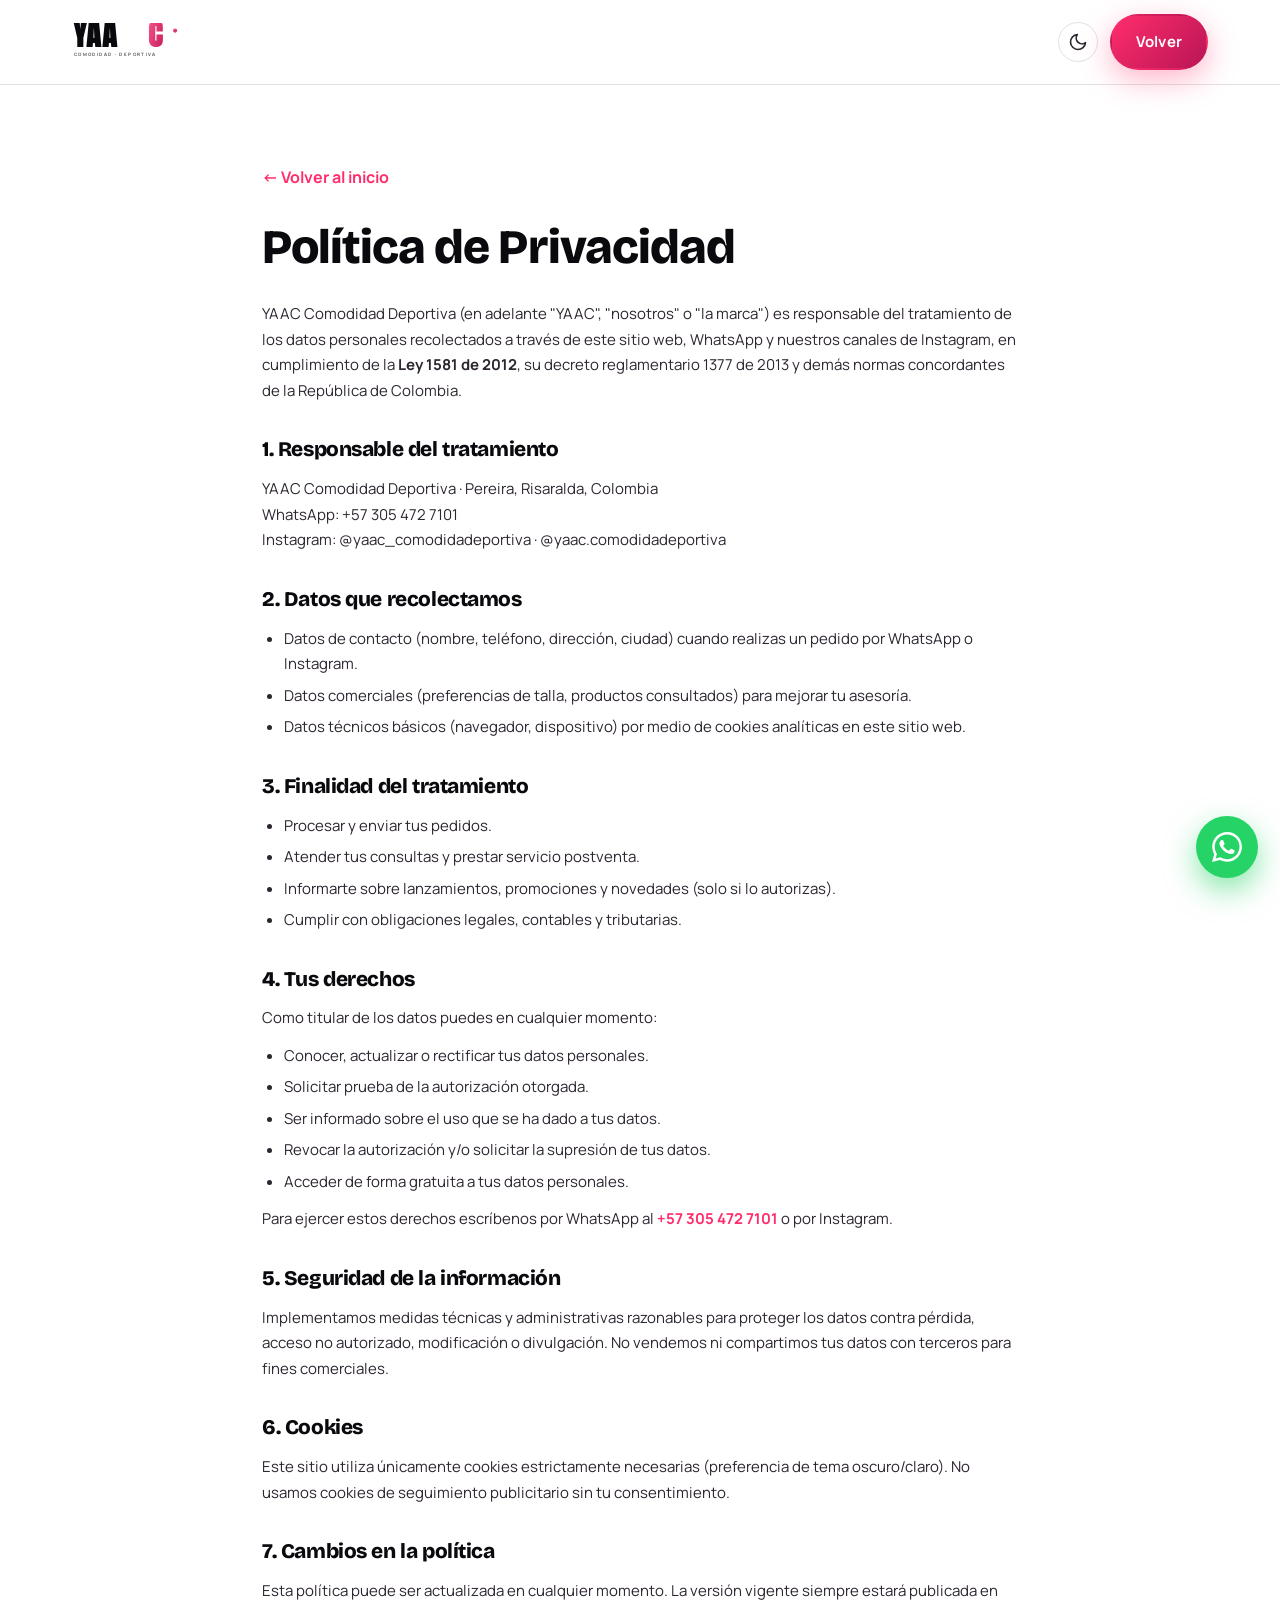
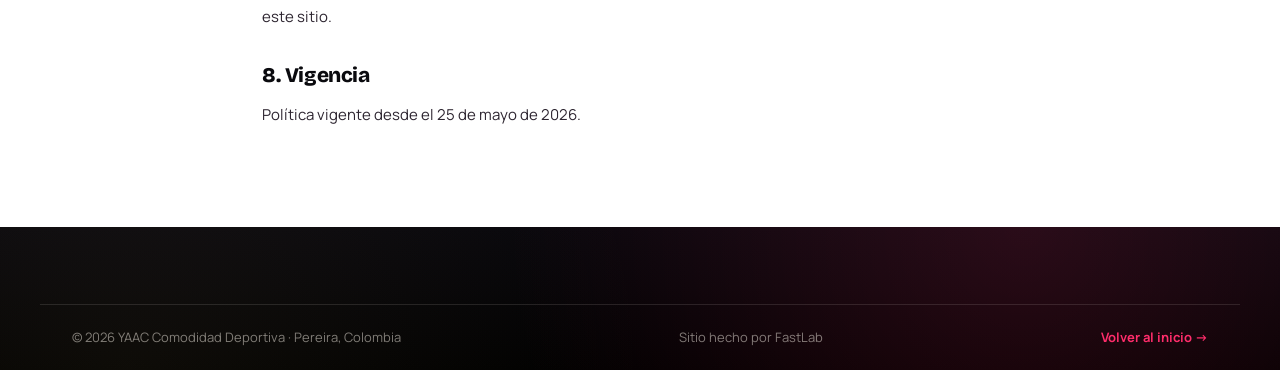
<file: privacidad.html>
<!DOCTYPE html>
<html lang="es-CO" data-theme="dark">
<head>
<meta charset="UTF-8">
<meta name="viewport" content="width=device-width, initial-scale=1">
<title>Política de Privacidad — YAAC Comodidad Deportiva</title>
<meta name="description" content="Política de privacidad y tratamiento de datos personales de YAAC Comodidad Deportiva, conforme a la Ley 1581 de 2012 de Colombia.">
<meta name="robots" content="index,follow">
<link rel="canonical" href="https://droko1982.github.io/yaac-comodidad-deportiva/privacidad.html">
<link rel="icon" type="image/svg+xml" href="assets/img/favicon.svg">
<link rel="manifest" href="site.webmanifest">
<link rel="preconnect" href="https://fonts.googleapis.com">
<link rel="preconnect" href="https://fonts.gstatic.com" crossorigin>
<link href="https://fonts.googleapis.com/css2?family=Anton&family=Manrope:wght@400;500;600;700;800&family=Bricolage+Grotesque:opsz,wght@12..96,400;12..96,600;12..96,700;12..96,800&display=swap" rel="stylesheet">
<link rel="stylesheet" href="styles.css">
<script>
(function () { try { var t = localStorage.getItem('yaac-theme') || (matchMedia('(prefers-color-scheme: light)').matches ? 'light' : 'dark'); document.documentElement.setAttribute('data-theme', t); } catch(e){} })();
</script>
<style>
  .legal { padding: 80px 0 100px; }
  .legal-grid { max-width: 820px; margin: 0 auto; }
  .legal h1 { font-family: 'Bricolage Grotesque','Manrope',sans-serif; font-size: clamp(2rem,4vw,3rem); margin-bottom: 28px; }
  .legal h2 { font-family: 'Bricolage Grotesque','Manrope',sans-serif; margin: 36px 0 14px; font-size: 1.3rem; }
  .legal p, .legal li { color: var(--ink-2); line-height: 1.7; font-size: 15px; }
  .legal ul { padding-left: 22px; margin: 12px 0; }
  .legal ul li { list-style: disc; margin-bottom: 6px; }
  .legal a { color: var(--brand); font-weight: 700; }
  .legal-back { display: inline-block; margin-bottom: 30px; color: var(--brand); font-weight: 700; }
</style>
</head>
<body>

<header class="nav" id="nav">
  <div class="nav__inner">
    <a href="index.html" class="nav__logo" aria-label="YAAC — Inicio">
      <svg viewBox="0 0 360 110" width="160" height="48" role="img" aria-label="YAAC" xmlns="http://www.w3.org/2000/svg">
        <defs>
          <linearGradient id="navGrad2" x1="0" y1="0" x2="1" y2="1">
            <stop offset="0%" stop-color="#FF5B8E"/>
            <stop offset="100%" stop-color="#C2185B"/>
          </linearGradient>
        </defs>
        <g font-family="Anton, 'Archivo Black', Impact, sans-serif" font-weight="900">
          <text x="0" y="68" font-size="86" letter-spacing="2" fill="currentColor">YAA</text>
          <text x="216" y="68" font-size="86" letter-spacing="2" fill="url(#navGrad2)">C</text>
          <circle cx="295" cy="22" r="6" fill="url(#navGrad2)"/>
        </g>
        <g font-family="Manrope, system-ui, sans-serif" font-weight="700" letter-spacing="4">
          <text x="2" y="96" font-size="13" fill="currentColor" opacity="0.7">COMODIDAD · DEPORTIVA</text>
        </g>
      </svg>
    </a>
    <div class="nav__actions">
      <button class="theme-toggle" id="themeToggle" aria-label="Cambiar tema">
        <svg class="ico-sun" width="20" height="20" viewBox="0 0 24 24" fill="none" stroke="currentColor" stroke-width="2" stroke-linecap="round" stroke-linejoin="round"><circle cx="12" cy="12" r="4"/><path d="M12 2v2M12 20v2M4.93 4.93l1.41 1.41M17.66 17.66l1.41 1.41M2 12h2M20 12h2M4.93 19.07l1.41-1.41M17.66 6.34l1.41-1.41"/></svg>
        <svg class="ico-moon" width="20" height="20" viewBox="0 0 24 24" fill="none" stroke="currentColor" stroke-width="2" stroke-linecap="round" stroke-linejoin="round"><path d="M21 12.79A9 9 0 1 1 11.21 3 7 7 0 0 0 21 12.79z"/></svg>
      </button>
      <a class="btn btn--primary" href="index.html#contacto">Volver</a>
    </div>
  </div>
</header>

<main>
<section class="legal">
  <div class="container legal-grid">
    <a class="legal-back" href="index.html">← Volver al inicio</a>
    <h1>Política de Privacidad</h1>
    <p>YAAC Comodidad Deportiva (en adelante "YAAC", "nosotros" o "la marca") es responsable del tratamiento de los datos personales recolectados a través de este sitio web, WhatsApp y nuestros canales de Instagram, en cumplimiento de la <strong>Ley 1581 de 2012</strong>, su decreto reglamentario 1377 de 2013 y demás normas concordantes de la República de Colombia.</p>

    <h2>1. Responsable del tratamiento</h2>
    <p>YAAC Comodidad Deportiva · Pereira, Risaralda, Colombia<br>
    WhatsApp: +57 305 472 7101<br>
    Instagram: @yaac_comodidadeportiva · @yaac.comodidadeportiva</p>

    <h2>2. Datos que recolectamos</h2>
    <ul>
      <li>Datos de contacto (nombre, teléfono, dirección, ciudad) cuando realizas un pedido por WhatsApp o Instagram.</li>
      <li>Datos comerciales (preferencias de talla, productos consultados) para mejorar tu asesoría.</li>
      <li>Datos técnicos básicos (navegador, dispositivo) por medio de cookies analíticas en este sitio web.</li>
    </ul>

    <h2>3. Finalidad del tratamiento</h2>
    <ul>
      <li>Procesar y enviar tus pedidos.</li>
      <li>Atender tus consultas y prestar servicio postventa.</li>
      <li>Informarte sobre lanzamientos, promociones y novedades (solo si lo autorizas).</li>
      <li>Cumplir con obligaciones legales, contables y tributarias.</li>
    </ul>

    <h2>4. Tus derechos</h2>
    <p>Como titular de los datos puedes en cualquier momento:</p>
    <ul>
      <li>Conocer, actualizar o rectificar tus datos personales.</li>
      <li>Solicitar prueba de la autorización otorgada.</li>
      <li>Ser informado sobre el uso que se ha dado a tus datos.</li>
      <li>Revocar la autorización y/o solicitar la supresión de tus datos.</li>
      <li>Acceder de forma gratuita a tus datos personales.</li>
    </ul>
    <p>Para ejercer estos derechos escríbenos por WhatsApp al <a href="https://wa.me/573054727101">+57 305 472 7101</a> o por Instagram.</p>

    <h2>5. Seguridad de la información</h2>
    <p>Implementamos medidas técnicas y administrativas razonables para proteger los datos contra pérdida, acceso no autorizado, modificación o divulgación. No vendemos ni compartimos tus datos con terceros para fines comerciales.</p>

    <h2>6. Cookies</h2>
    <p>Este sitio utiliza únicamente cookies estrictamente necesarias (preferencia de tema oscuro/claro). No usamos cookies de seguimiento publicitario sin tu consentimiento.</p>

    <h2>7. Cambios en la política</h2>
    <p>Esta política puede ser actualizada en cualquier momento. La versión vigente siempre estará publicada en este sitio.</p>

    <h2>8. Vigencia</h2>
    <p>Política vigente desde el 25 de mayo de 2026.</p>
  </div>
</section>
</main>

<footer class="footer">
  <div class="footer__bottom container">
    <span>© <span id="year">2026</span> YAAC Comodidad Deportiva · Pereira, Colombia</span>
    <span>Sitio hecho por <a href="https://fastlabstudio.com/es" target="_blank" rel="noopener">FastLab</a></span>
    <a href="index.html" style="color: var(--brand); font-weight: 700;">Volver al inicio →</a>
  </div>
</footer>

<a class="wa-float" href="https://wa.me/573054727101" target="_blank" rel="noopener" aria-label="WhatsApp YAAC">
  <svg width="30" height="30" viewBox="0 0 24 24" fill="currentColor" aria-hidden="true"><path d="M20.52 3.48A11.86 11.86 0 0 0 12.05 0C5.5 0 .18 5.32.18 11.88c0 2.1.55 4.15 1.6 5.95L0 24l6.31-1.65a11.84 11.84 0 0 0 5.74 1.46c6.55 0 11.88-5.32 11.88-11.88 0-3.17-1.24-6.15-3.41-8.45zM12.06 21.8a9.88 9.88 0 0 1-5.03-1.38l-.36-.21-3.74.98 1-3.65-.24-.37a9.86 9.86 0 0 1-1.5-5.29c0-5.46 4.44-9.9 9.9-9.9 2.65 0 5.13 1.03 7 2.9a9.85 9.85 0 0 1 2.9 7c0 5.46-4.44 9.92-9.92 9.92zm5.43-7.41c-.3-.15-1.76-.87-2.04-.97-.27-.1-.47-.15-.67.15-.2.3-.77.97-.94 1.17-.17.2-.35.22-.65.07-.3-.15-1.26-.46-2.4-1.48-.89-.79-1.49-1.77-1.66-2.07-.17-.3-.02-.46.13-.61.13-.13.3-.35.45-.52.15-.17.2-.3.3-.5.1-.2.05-.37-.02-.52-.07-.15-.67-1.61-.92-2.21-.24-.58-.49-.5-.67-.51l-.57-.01a1.1 1.1 0 0 0-.8.37c-.27.3-1.04 1.02-1.04 2.48 0 1.46 1.07 2.88 1.22 3.08.15.2 2.1 3.2 5.08 4.49.71.31 1.26.49 1.69.63.71.23 1.36.2 1.87.12.57-.08 1.76-.72 2-1.41.25-.7.25-1.29.17-1.42-.07-.13-.27-.2-.57-.35z"/></svg>
</a>

<script src="script.js"></script>
</body>
</html>
</file>
<file: styles.css>
/* ============================================================
   YAAC — Comodidad Deportiva · styles.css
   ============================================================ */

/* ---------- 1. RESET & BASE ---------- */
*, *::before, *::after { box-sizing: border-box; }
html {
  scroll-behavior: smooth;
  -webkit-text-size-adjust: 100%;
  scroll-padding-top: 80px;
}
body {
  margin: 0;
  font-family: 'Manrope', 'Plus Jakarta Sans', system-ui, -apple-system, sans-serif;
  font-size: 16px;
  line-height: 1.6;
  background: var(--bg);
  color: var(--ink);
  -webkit-font-smoothing: antialiased;
  text-rendering: optimizeLegibility;
  overflow-x: hidden;
  -webkit-tap-highlight-color: transparent;
}
body.is-locked { overflow: hidden; }
.noscript-banner {
  padding: 12px 16px;
  background: #FFF3CD;
  color: #6B5B00;
  text-align: center;
  font-size: 14px;
  font-weight: 600;
}
.noscript-banner a { color: var(--brand-deep); text-decoration: underline; }
:target { scroll-margin-top: 80px; }
body, .nav, .section, .footer, .stats, .btn, .product, .feature, .city-card, .care-card, .step, .feature__icon, .faq details, .ig-card, .review, .ship-list li, .ship-free, .about-pillars > div, .compare, .sizes-table, .sizes-table-wrap, .compare-wrap {
  transition: background-color 0.35s ease, color 0.35s ease, border-color 0.35s ease;
}
.stat strong small { font-size: 0.6em; color: var(--gold); vertical-align: super; margin-left: 2px; }
img { max-width: 100%; height: auto; display: block; }
a { color: inherit; text-decoration: none; }
button { font: inherit; cursor: pointer; border: 0; background: none; color: inherit; }
ul, ol { margin: 0; padding: 0; list-style: none; }
h1, h2, h3, h4 { margin: 0; line-height: 1.1; letter-spacing: -0.02em; font-weight: 800; }
p { margin: 0; }
em { font-style: italic; color: var(--brand); }

/* ---------- 2. THEME TOKENS ---------- */
:root {
  --brand: #FF2D6B;
  --brand-2: #FF5B8E;
  --brand-deep: #B91556;
  --brand-soft: #FFC2D6;
  --gold: #E8C77E;
  --cream: #F8F1E9;

  /* Adaptive (swap por tema) */
  --bg: #FFFFFF;
  --bg-2: #FAF4EC;
  --bg-3: #F1E9DD;
  --ink: #0A0A0E;
  --ink-2: #2D2530;
  --ink-3: #5C5566;
  --border: rgba(11,11,14,0.12);
  --shadow: 0 10px 40px rgba(11,11,14,0.08);
  --shadow-lg: 0 20px 70px rgba(255,45,107,0.18);

  /* Fixed (NO swap — siempre oscuro: footer, stats, reviews, pills) */
  --bg-fixed-dark: #08070C;
  --bg-fixed-dark-2: #15101C;
  --bg-pill: #0A0A0E;
  --ink-on-dark: #F5EFE6;
  --ink-on-dark-2: rgba(245,239,230,0.72);
  --ink-on-dark-3: rgba(245,239,230,0.50);
  --border-on-dark: rgba(245,239,230,0.12);

  /* Brand-readable (WCAG AA en ambos temas: deep en light, brillante en dark) */
  --brand-readable: #B91556;

  --rad-sm: 10px;
  --rad-md: 16px;
  --rad-lg: 24px;
  --rad-xl: 36px;

  --container: 1200px;
  --gap: clamp(16px, 3vw, 32px);

  --t: 0.3s cubic-bezier(.2,.7,.2,1);

  /* Intelligent background layers (SVG noise + radial glow) */
  --noise: url("data:image/svg+xml;utf8,<svg xmlns='http://www.w3.org/2000/svg' width='240' height='240'><filter id='n'><feTurbulence type='fractalNoise' baseFrequency='0.9' numOctaves='2' stitchTiles='stitch'/><feColorMatrix values='0 0 0 0 0  0 0 0 0 0  0 0 0 0 0  0 0 0 0.06 0'/></filter><rect width='100%25' height='100%25' filter='url(%23n)'/></svg>");
}

[data-theme="dark"] {
  --bg: #06060A;
  --bg-2: #0E0B14;
  --bg-3: #15101C;
  --ink: #F5EFE6;
  --ink-2: #C5BDCC;
  --ink-3: #8E8696;
  --border: rgba(245,239,230,0.10);
  --shadow: 0 10px 50px rgba(0,0,0,0.5);
  --shadow-lg: 0 20px 80px rgba(255,45,107,0.40);
  --cream: #1A1320;
  --brand-readable: #FF85AB;
}

/* ---------- 3. UTILITIES ---------- */
.container {
  width: 100%;
  max-width: var(--container);
  margin: 0 auto;
  padding: 0 clamp(16px, 4vw, 32px);
}

.grad-text {
  background: linear-gradient(135deg, var(--brand) 0%, var(--brand-deep) 100%);
  -webkit-background-clip: text;
  background-clip: text;
  color: transparent;
}

.kicker {
  display: inline-block;
  font-size: 12px;
  font-weight: 800;
  letter-spacing: 4px;
  color: var(--brand-readable);
  padding: 6px 14px;
  border-radius: 999px;
  background: rgba(255,45,107,0.10);
  margin-bottom: 18px;
}

/* ---------- 4. BUTTONS ---------- */
.btn {
  display: inline-flex;
  align-items: center;
  justify-content: center;
  gap: 10px;
  padding: 14px 24px;
  border-radius: 999px;
  font-weight: 700;
  font-size: 15px;
  letter-spacing: 0.2px;
  transition: transform var(--t), background var(--t), color var(--t), box-shadow var(--t);
  white-space: nowrap;
  border: 2px solid transparent;
}
.btn--primary {
  position: relative;
  background: linear-gradient(135deg, var(--brand), var(--brand-deep));
  color: #fff;
  box-shadow: 0 10px 30px rgba(255,45,107,0.35);
  overflow: hidden;
  isolation: isolate;
}
.btn--primary::after {
  content: "";
  position: absolute;
  top: 0; left: -120%;
  width: 60%; height: 100%;
  background: linear-gradient(90deg, transparent, rgba(255,255,255,0.30), transparent);
  transform: skewX(-20deg);
  transition: left 0.6s ease;
  z-index: -1;
}
.btn--primary:hover {
  transform: translateY(-2px);
  box-shadow: 0 14px 40px rgba(255,45,107,0.55);
}
.btn--primary:hover::after { left: 120%; }
.btn--ghost {
  background: transparent;
  color: var(--ink);
  border-color: var(--border);
}
.btn--ghost:hover {
  border-color: var(--brand);
  color: var(--brand);
  transform: translateY(-2px);
}
.btn--xl {
  padding: 18px 32px;
  font-size: 16px;
}

/* ---------- 5. ANNOUNCEMENT BAR ---------- */
.ann-bar {
  background: linear-gradient(90deg, var(--brand), var(--brand-deep));
  color: #fff;
  overflow: hidden;
  font-size: 12px;
  font-weight: 700;
  letter-spacing: 2px;
  position: relative;
  z-index: 60;
}
.ann-bar__track {
  display: flex;
  gap: 32px;
  padding: 10px 0;
  white-space: nowrap;
  animation: marquee 28s linear infinite;
}
.ann-bar__track span { flex-shrink: 0; }
@keyframes marquee {
  from { transform: translateX(0); }
  to { transform: translateX(-50%); }
}

/* ---------- 6. NAV ---------- */
.nav {
  position: sticky;
  top: 0;
  z-index: 50;
  background: color-mix(in srgb, var(--bg) 80%, transparent);
  backdrop-filter: saturate(180%) blur(14px);
  -webkit-backdrop-filter: saturate(180%) blur(14px);
  border-bottom: 1px solid var(--border);
  transition: background var(--t), border-color var(--t);
}
.nav__inner {
  display: flex;
  align-items: center;
  justify-content: space-between;
  gap: 16px;
  max-width: var(--container);
  margin: 0 auto;
  padding: 14px clamp(16px, 4vw, 32px);
}
.nav__logo {
  color: var(--ink);
  display: inline-flex;
  align-items: center;
}
.nav__logo svg, .nav__logo img {
  height: 38px;
  width: auto;
  display: block;
}
.nav__links {
  display: flex;
  gap: 28px;
  font-weight: 600;
  font-size: 14px;
}
.nav__links a {
  position: relative;
  color: var(--ink-2);
  transition: color var(--t);
}
.nav__links a::after {
  content: "";
  position: absolute;
  left: 0; bottom: -6px;
  width: 0; height: 2px;
  background: var(--brand);
  transition: width var(--t);
}
.nav__links a:hover,
.nav__links a.is-active { color: var(--brand); }
.nav__links a:hover::after,
.nav__links a.is-active::after { width: 100%; }
.nav__actions {
  display: flex;
  align-items: center;
  gap: 12px;
}
.theme-toggle {
  width: 40px; height: 40px;
  border-radius: 999px;
  display: inline-flex;
  align-items: center;
  justify-content: center;
  border: 1px solid var(--border);
  color: var(--ink-2);
  transition: all var(--t);
}
.theme-toggle:hover {
  color: var(--brand);
  border-color: var(--brand);
  transform: rotate(15deg);
}
[data-theme="dark"] .ico-sun { display: block; }
[data-theme="dark"] .ico-moon { display: none; }
[data-theme="light"] .ico-sun { display: none; }
[data-theme="light"] .ico-moon { display: block; }
:root:not([data-theme]) .ico-moon { display: block; }
:root:not([data-theme]) .ico-sun { display: none; }

.nav__burger {
  display: none;
  width: 40px; height: 40px;
  flex-direction: column;
  align-items: center;
  justify-content: center;
  gap: 5px;
}
.nav__burger span {
  display: block;
  width: 22px; height: 2px;
  background: var(--ink);
  transition: transform var(--t), opacity var(--t);
}
.nav__burger.is-open span:nth-child(1) { transform: translateY(7px) rotate(45deg); }
.nav__burger.is-open span:nth-child(2) { opacity: 0; }
.nav__burger.is-open span:nth-child(3) { transform: translateY(-7px) rotate(-45deg); }

.nav__mobile {
  display: none;
  flex-direction: column;
  gap: 8px;
  padding: 20px clamp(16px, 4vw, 32px);
  background: var(--bg);
  border-top: 1px solid var(--border);
}
.nav__mobile.is-open { display: flex; }
.nav__mobile a {
  padding: 12px 0;
  font-weight: 600;
  border-bottom: 1px solid var(--border);
}
.nav__mobile a:last-child { border-bottom: 0; margin-top: 8px; }

/* ---------- 7. HERO ---------- */
.hero {
  position: relative;
  padding: clamp(60px, 9vw, 120px) 0 clamp(60px, 8vw, 100px);
  overflow: hidden;
}
.hero__glow {
  position: absolute;
  inset: -10% -20% auto auto;
  width: 70vw;
  height: 70vw;
  max-width: 900px;
  max-height: 900px;
  background: radial-gradient(circle, rgba(255,45,107,0.40), transparent 60%);
  filter: blur(80px);
  z-index: 0;
  pointer-events: none;
}
.hero__grid {
  position: relative;
  z-index: 1;
  max-width: var(--container);
  margin: 0 auto;
  padding: 0 clamp(16px, 4vw, 32px);
  display: grid;
  grid-template-columns: 1.05fr 0.95fr;
  gap: clamp(40px, 6vw, 80px);
  align-items: center;
}
.hero__copy { display: flex; flex-direction: column; gap: 26px; }
.hero__badge {
  display: inline-flex;
  align-items: center;
  gap: 10px;
  padding: 8px 16px;
  border-radius: 999px;
  background: rgba(255,45,107,0.10);
  border: 1px solid rgba(255,45,107,0.25);
  font-size: 11px;
  font-weight: 800;
  letter-spacing: 3px;
  color: var(--brand-readable);
  width: fit-content;
}
.hero__badge i {
  width: 8px; height: 8px;
  border-radius: 999px;
  background: var(--brand);
  box-shadow: 0 0 0 4px rgba(255,45,107,0.25);
  animation: pulse 2s infinite;
}
@keyframes pulse {
  0%, 100% { box-shadow: 0 0 0 0 rgba(255,45,107,0.5); }
  50% { box-shadow: 0 0 0 6px rgba(255,45,107,0); }
}
.hero__title {
  font-family: 'Anton', 'Archivo Black', Impact, sans-serif;
  font-weight: 900;
  font-size: clamp(2.6rem, 7.5vw, 5.2rem);
  letter-spacing: -0.02em;
  line-height: 0.95;
  text-transform: uppercase;
}
.hero__sub {
  font-size: clamp(1rem, 1.4vw, 1.15rem);
  color: var(--ink-2);
  max-width: 520px;
  line-height: 1.6;
}
.hero__cta {
  display: flex;
  flex-wrap: wrap;
  gap: 14px;
}
.hero__bullets {
  display: grid;
  grid-template-columns: repeat(2, minmax(0, 1fr));
  gap: 10px 24px;
  margin-top: 8px;
  font-weight: 600;
  font-size: 14px;
  color: var(--ink-2);
}

.hero__visual {
  position: relative;
  min-height: 520px;
}
.hero__photo-stack {
  position: relative;
  width: 100%;
  height: 100%;
}
.hero__photo {
  position: absolute;
  border-radius: var(--rad-lg);
  box-shadow: var(--shadow-lg);
  object-fit: cover;
  transition: transform var(--t);
}
.hero__photo--1 {
  width: 70%;
  aspect-ratio: 3/4;
  top: 0;
  right: 5%;
  z-index: 2;
}
.hero__photo--2 {
  width: 45%;
  aspect-ratio: 3/4;
  bottom: 8%;
  left: 0;
  z-index: 3;
  border: 4px solid var(--bg);
}
.hero__photo--3 {
  width: 35%;
  aspect-ratio: 1;
  bottom: -20px;
  right: -10px;
  z-index: 1;
  border-radius: var(--rad-md);
  border: 4px solid var(--bg);
}
.hero__photo:hover { transform: scale(1.03) rotate(-1deg); }

.hero__tag {
  position: absolute;
  background: var(--bg);
  border-radius: var(--rad-md);
  padding: 12px 18px;
  box-shadow: var(--shadow);
  border: 1px solid var(--border);
  display: flex;
  flex-direction: column;
  z-index: 4;
}
.hero__tag strong { font-size: 20px; color: var(--brand); }
.hero__tag span { font-size: 12px; color: var(--ink-3); font-weight: 600; }
.hero__tag--top { top: 8%; left: -10px; }
.hero__tag--bot { bottom: -10px; right: 25%; }

/* ---------- 8. STATS BAR (always-dark, intelligent bg) ---------- */
.stats {
  position: relative;
  background:
    radial-gradient(circle at 15% 50%, rgba(255,45,107,0.18), transparent 45%),
    radial-gradient(circle at 85% 50%, rgba(232,199,126,0.10), transparent 45%),
    linear-gradient(180deg, var(--bg-fixed-dark) 0%, var(--bg-fixed-dark-2) 100%);
  color: var(--ink-on-dark);
  padding: clamp(36px, 5vw, 56px) 0;
  overflow: hidden;
  isolation: isolate;
}
.stats::before {
  content: "";
  position: absolute; inset: 0;
  background-image: var(--noise);
  opacity: 0.7;
  mix-blend-mode: screen;
  pointer-events: none;
  z-index: 0;
}
.stats__grid {
  position: relative;
  z-index: 1;
  display: grid;
  grid-template-columns: repeat(5, minmax(0, 1fr));
  gap: 16px;
  text-align: center;
}
.stat strong {
  display: block;
  font-family: 'Anton', Impact, sans-serif;
  font-size: clamp(1.9rem, 4.2vw, 2.8rem);
  color: var(--brand);
  letter-spacing: 0.5px;
  text-shadow: 0 0 30px rgba(255,45,107,0.4);
}
.stat span {
  font-size: 13px;
  font-weight: 600;
  color: var(--ink-on-dark-2);
  letter-spacing: 1.5px;
  text-transform: uppercase;
}

/* ---------- 9. SECTIONS GENERIC ---------- */
.section {
  padding: clamp(56px, 6.5vw, 92px) 0;
  position: relative;
}
.section__head { margin-bottom: clamp(32px, 4vw, 52px); }
/* Intelligent backgrounds: gradient + noise overlay per section (sin alargar el contenido) */
.section--products {
  background:
    radial-gradient(ellipse 60% 40% at 80% 0%, rgba(255,45,107,0.07), transparent 60%),
    radial-gradient(ellipse 40% 30% at 10% 100%, rgba(232,199,126,0.05), transparent 60%),
    var(--bg-2);
}
.section--why {
  background:
    radial-gradient(ellipse 50% 40% at 50% 0%, rgba(255,45,107,0.05), transparent 60%),
    var(--bg);
}
.section--look {
  background:
    linear-gradient(180deg, var(--bg-2) 0%, var(--bg) 100%);
}
.section--how {
  background:
    radial-gradient(ellipse 70% 50% at 0% 50%, rgba(255,45,107,0.06), transparent 60%),
    var(--bg);
}
.section--ship {
  background:
    radial-gradient(ellipse 50% 60% at 100% 50%, rgba(255,45,107,0.08), transparent 50%),
    var(--bg-2);
}
.section--cities {
  background:
    radial-gradient(ellipse 80% 50% at 50% 0%, rgba(255,45,107,0.06), transparent 50%),
    var(--bg-2);
}
.section--compare {
  background:
    radial-gradient(ellipse 60% 40% at 100% 100%, rgba(255,45,107,0.05), transparent 60%),
    var(--bg);
}
.section--sizes {
  background:
    radial-gradient(ellipse 50% 60% at 0% 0%, rgba(232,199,126,0.07), transparent 50%),
    var(--bg-2);
}
.section--care {
  background:
    radial-gradient(ellipse 60% 40% at 50% 100%, rgba(255,45,107,0.05), transparent 60%),
    var(--bg);
}
.section--about {
  background:
    radial-gradient(ellipse 40% 60% at 100% 0%, rgba(255,45,107,0.06), transparent 60%),
    var(--bg);
}
.section--reviews {
  position: relative;
  background:
    radial-gradient(circle at 20% 30%, rgba(255,45,107,0.20), transparent 50%),
    radial-gradient(circle at 80% 70%, rgba(232,199,126,0.10), transparent 50%),
    linear-gradient(135deg, var(--bg-fixed-dark) 0%, var(--bg-fixed-dark-2) 100%);
  color: var(--ink-on-dark);
  isolation: isolate;
  overflow: hidden;
}
.section--reviews::before {
  content: "";
  position: absolute; inset: 0;
  background-image: var(--noise);
  opacity: 0.6;
  mix-blend-mode: screen;
  pointer-events: none;
  z-index: 0;
}
.section--reviews > * { position: relative; z-index: 1; }
.section--ig {
  background:
    radial-gradient(ellipse 50% 40% at 0% 100%, rgba(255,45,107,0.06), transparent 50%),
    var(--bg-2);
}
.section--faq {
  background:
    radial-gradient(ellipse 60% 50% at 100% 0%, rgba(255,45,107,0.05), transparent 60%),
    var(--bg);
}
.section--contact {
  position: relative;
  background:
    radial-gradient(circle at 30% 20%, rgba(255,255,255,0.20), transparent 50%),
    radial-gradient(circle at 80% 80%, rgba(232,199,126,0.25), transparent 50%),
    linear-gradient(135deg, var(--brand) 0%, var(--brand-deep) 100%);
  color: #fff;
  isolation: isolate;
  overflow: hidden;
}
.section--contact::before {
  content: "";
  position: absolute; inset: 0;
  background-image: var(--noise);
  opacity: 0.4;
  mix-blend-mode: overlay;
  pointer-events: none;
  z-index: 0;
}
.section--contact > * { position: relative; z-index: 1; }

.section__head {
  max-width: 760px;
}
.section__head--center {
  text-align: center;
  margin-left: auto;
  margin-right: auto;
}
.section__head h2 {
  font-family: 'Bricolage Grotesque', 'Manrope', sans-serif;
  font-size: clamp(2rem, 4.5vw, 3.4rem);
  font-weight: 800;
  margin-bottom: 18px;
}
.section__head p {
  font-size: clamp(1rem, 1.2vw, 1.1rem);
  color: var(--ink-2);
  line-height: 1.65;
}
.section--reviews .section__head h2,
.section--contact .section__head h2 { color: #fff; }
.section--reviews .section__head p,
.section--contact .section__head p { color: rgba(255,255,255,0.75); }
.section--reviews .kicker,
.section--contact .kicker {
  background: rgba(255,255,255,0.10);
  color: var(--gold);
}
.section__foot {
  text-align: center;
  margin-top: clamp(32px, 4vw, 48px);
}

/* ---------- 10. PRODUCTS GRID ---------- */
.products {
  display: grid;
  grid-template-columns: repeat(3, minmax(0, 1fr));
  gap: clamp(18px, 2.2vw, 28px);
}
.product {
  display: flex;
  flex-direction: column;
  background: var(--bg);
  border-radius: var(--rad-lg);
  overflow: hidden;
  border: 1px solid var(--border);
  transition: transform var(--t), box-shadow var(--t), border-color var(--t);
  position: relative;
}
.product:hover {
  transform: translateY(-8px);
  box-shadow: var(--shadow-lg);
  border-color: var(--brand);
}
.product__media {
  position: relative;
  aspect-ratio: 4/5;
  overflow: hidden;
  background: var(--bg-3);
}
.product__media img {
  width: 100%;
  height: 100%;
  object-fit: cover;
  transition: transform 0.6s ease;
}
.product:hover .product__media img { transform: scale(1.07); }
.product__pill {
  position: absolute;
  top: 14px; left: 14px;
  background: var(--bg-pill);
  color: #fff;
  padding: 6px 14px;
  border-radius: 999px;
  font-size: 11px;
  font-weight: 800;
  letter-spacing: 1.5px;
}
.product__pill--accent { background: var(--brand); }
.product__body {
  padding: 20px 22px 24px;
  display: flex;
  flex-direction: column;
  gap: 6px;
}
.product__body h3 {
  font-size: 1.35rem;
  font-weight: 800;
}
.product__body p {
  color: var(--ink-3);
  font-size: 14px;
  font-weight: 500;
}
.product__cta {
  margin-top: 14px;
  display: inline-flex;
  align-items: center;
  font-weight: 700;
  font-size: 14px;
  color: var(--brand-readable);
  letter-spacing: 0.3px;
}

/* ---------- 11. WHY SEAMLESS / FEATURES ---------- */
.features {
  display: grid;
  grid-template-columns: repeat(4, minmax(0, 1fr));
  gap: clamp(18px, 2vw, 28px);
}
.feature {
  background: var(--bg-2);
  border: 1px solid var(--border);
  border-radius: var(--rad-lg);
  padding: 32px 26px;
  transition: transform var(--t), border-color var(--t);
}
.feature:hover {
  transform: translateY(-4px);
  border-color: var(--brand);
}
.feature__icon {
  width: 60px; height: 60px;
  border-radius: var(--rad-md);
  display: inline-flex;
  align-items: center;
  justify-content: center;
  background: linear-gradient(135deg, rgba(255,45,107,0.12), rgba(194,24,91,0.06));
  color: var(--brand);
  margin-bottom: 20px;
}
.feature h3 {
  font-size: 1.2rem;
  margin-bottom: 8px;
}
.feature p {
  color: var(--ink-2);
  font-size: 14.5px;
  line-height: 1.55;
}

/* ---------- 12. LOOKBOOK ---------- */
.look-grid {
  display: grid;
  grid-template-columns: repeat(4, minmax(0, 1fr));
  grid-auto-rows: 230px;
  gap: clamp(10px, 1.4vw, 18px);
}
.look {
  position: relative;
  overflow: hidden;
  border-radius: var(--rad-md);
  margin: 0;
}
.look img {
  width: 100%; height: 100%;
  object-fit: cover;
  transition: transform 0.6s ease;
}
.look:hover img { transform: scale(1.08); }
.look figcaption {
  position: absolute;
  inset: auto 0 0 0;
  padding: 14px 18px;
  background: linear-gradient(to top, rgba(0,0,0,0.7), transparent);
  color: #fff;
  font-weight: 700;
  font-size: 14px;
  opacity: 0;
  transition: opacity var(--t);
}
.look:hover figcaption { opacity: 1; }
.look--tall { grid-row: span 2; }
.look--wide { grid-column: span 2; }

/* ---------- 13. STEPS / CÓMO COMPRAR ---------- */
.steps {
  display: grid;
  grid-template-columns: repeat(4, minmax(0, 1fr));
  gap: clamp(18px, 2.2vw, 28px);
  counter-reset: step;
}
.step {
  position: relative;
  padding: 32px 26px;
  background: var(--bg-2);
  border-radius: var(--rad-lg);
  border: 1px solid var(--border);
}
.step__n {
  position: absolute;
  top: -22px; left: 26px;
  width: 50px; height: 50px;
  display: inline-flex;
  align-items: center;
  justify-content: center;
  background: var(--brand);
  color: #fff;
  font-family: 'Anton', Impact, sans-serif;
  font-size: 24px;
  border-radius: 999px;
  box-shadow: 0 8px 20px rgba(255,45,107,0.4);
}
.step h3 {
  margin: 18px 0 10px;
  font-size: 1.15rem;
}
.step p {
  color: var(--ink-2);
  font-size: 14.5px;
  line-height: 1.55;
}

/* ---------- 14. ENVÍOS ---------- */
.ship-grid {
  display: grid;
  grid-template-columns: 1.1fr 0.9fr;
  gap: clamp(32px, 5vw, 64px);
  align-items: center;
}
.ship-copy h2 { margin-bottom: 18px; font-family: 'Bricolage Grotesque', 'Manrope', sans-serif; font-size: clamp(2rem, 4.2vw, 3.2rem); }
.ship-copy > p { color: var(--ink-2); margin-bottom: 18px; line-height: 1.65; }
.ship-list { margin: 0 0 22px; display: flex; flex-direction: column; gap: 12px; }
.ship-list li {
  padding: 14px 18px;
  background: var(--bg);
  border: 1px solid var(--border);
  border-radius: var(--rad-sm);
  font-size: 14.5px;
  color: var(--ink-2);
}
.ship-list strong { color: var(--brand); margin-right: 6px; }
.ship-free {
  padding: 16px 20px;
  background: linear-gradient(135deg, rgba(255,45,107,0.10), rgba(194,24,91,0.04));
  border-radius: var(--rad-md);
  border: 1px solid rgba(255,45,107,0.25);
  color: var(--ink);
  font-size: 15px;
}
.ship-map { color: var(--ink-2); }
.ship-map svg { width: 100%; height: auto; max-width: 420px; margin: 0 auto; display: block; }

/* ---------- 15. ABOUT ---------- */
.about-grid {
  display: grid;
  grid-template-columns: 1fr 1fr;
  gap: clamp(32px, 5vw, 80px);
  align-items: center;
}
.about-copy h2 {
  font-family: 'Bricolage Grotesque', 'Manrope', sans-serif;
  font-size: clamp(2rem, 4.5vw, 3.4rem);
  margin-bottom: 22px;
}
.about-copy p {
  color: var(--ink-2);
  margin-bottom: 16px;
  line-height: 1.65;
}
.about-pillars {
  display: grid;
  grid-template-columns: repeat(3, minmax(0,1fr));
  gap: 16px;
  margin-top: 26px;
}
.about-pillars > div {
  padding: 18px;
  background: var(--bg-2);
  border-radius: var(--rad-md);
  border: 1px solid var(--border);
  display: flex;
  flex-direction: column;
  gap: 4px;
}
.about-pillars strong {
  color: var(--brand);
  font-size: 15px;
  letter-spacing: 0.5px;
}
.about-pillars span {
  font-size: 13px;
  color: var(--ink-3);
}
.about-visual {
  position: relative;
}
.about-visual img {
  width: 100%;
  border-radius: var(--rad-xl);
  aspect-ratio: 4/5;
  object-fit: cover;
  box-shadow: var(--shadow-lg);
}
.about-card {
  position: absolute;
  bottom: 24px; left: -20px;
  background: var(--bg);
  padding: 16px 22px;
  border-radius: var(--rad-md);
  box-shadow: var(--shadow);
  border: 1px solid var(--border);
  display: flex;
  flex-direction: column;
}
.about-card strong { color: var(--brand); font-size: 15px; }
.about-card span { font-size: 13px; color: var(--ink-3); }

/* ---------- 16. REVIEWS ---------- */
.reviews {
  display: grid;
  grid-template-columns: repeat(3, minmax(0, 1fr));
  gap: clamp(18px, 2.2vw, 28px);
}
.review {
  padding: 30px 26px;
  background: rgba(255,255,255,0.05);
  border-radius: var(--rad-lg);
  border: 1px solid rgba(255,255,255,0.10);
  backdrop-filter: blur(20px);
}
.review__stars {
  color: var(--gold);
  font-size: 18px;
  letter-spacing: 3px;
  margin-bottom: 16px;
}
.review p {
  font-size: 16px;
  line-height: 1.65;
  margin-bottom: 22px;
  color: rgba(255,255,255,0.9);
}
.review footer {
  display: flex;
  flex-direction: column;
  gap: 2px;
  border-top: 1px solid rgba(255,255,255,0.10);
  padding-top: 14px;
}
.review footer strong { color: #fff; font-size: 15px; }
.review footer span { color: rgba(255,255,255,0.55); font-size: 13px; }

/* ---------- 17. INSTAGRAM CARDS ---------- */
.ig-cards {
  display: grid;
  grid-template-columns: repeat(2, minmax(0, 1fr));
  gap: 22px;
  max-width: 800px;
  margin: 0 auto;
}
.ig-card {
  display: flex;
  flex-direction: column;
  gap: 8px;
  padding: 30px 28px;
  background: var(--bg);
  border-radius: var(--rad-lg);
  border: 1px solid var(--border);
  transition: transform var(--t), border-color var(--t);
  color: var(--ink);
}
.ig-card:hover {
  transform: translateY(-6px);
  border-color: var(--brand);
}
.ig-card svg { color: var(--brand); margin-bottom: 8px; }
.ig-card strong { font-size: 1.15rem; font-weight: 800; }
.ig-card span { color: var(--ink-3); font-size: 14px; }
.ig-card em {
  color: var(--brand);
  font-style: normal;
  font-weight: 700;
  margin-top: 12px;
  font-size: 14px;
}

/* ---------- 18. FAQ ---------- */
.faq {
  max-width: 800px;
  margin: 0 auto;
  display: flex;
  flex-direction: column;
  gap: 12px;
}
.faq details {
  padding: 22px 26px;
  background: var(--bg-2);
  border: 1px solid var(--border);
  border-radius: var(--rad-md);
  transition: border-color var(--t), background var(--t);
}
.faq details[open] {
  border-color: var(--brand);
  background: var(--bg);
}
.faq summary {
  font-weight: 700;
  font-size: 16px;
  cursor: pointer;
  display: flex;
  justify-content: space-between;
  align-items: center;
  list-style: none;
}
.faq summary::-webkit-details-marker { display: none; }
.faq summary::after {
  content: "+";
  font-size: 26px;
  color: var(--brand);
  font-weight: 300;
  transition: transform var(--t);
}
.faq details[open] summary::after { transform: rotate(45deg); }
.faq details p {
  margin-top: 14px;
  color: var(--ink-2);
  line-height: 1.65;
  font-size: 14.5px;
}

/* ---------- 19. CONTACTO ---------- */
.contact-grid {
  display: grid;
  grid-template-columns: 1.2fr 1fr;
  gap: 28px;
}
.contact-card {
  background: rgba(255,255,255,0.10);
  border: 1px solid rgba(255,255,255,0.15);
  border-radius: var(--rad-xl);
  padding: clamp(28px, 4vw, 44px);
  backdrop-filter: blur(20px);
  color: #fff;
}
.contact-card .kicker {
  background: rgba(255,255,255,0.15);
  color: var(--gold);
}
.contact-card h3 {
  font-family: 'Bricolage Grotesque', 'Manrope', sans-serif;
  font-size: clamp(1.5rem, 3vw, 2.2rem);
  margin-bottom: 14px;
}
.contact-card p {
  color: rgba(255,255,255,0.85);
  font-size: 15px;
  margin-bottom: 22px;
  line-height: 1.6;
}
.contact-card--wa .btn--primary {
  background: #25D366;
  color: #fff;
  box-shadow: 0 12px 35px rgba(37,211,102,0.35);
}
.contact-card--wa .btn--primary:hover {
  background: #1FBA58;
  box-shadow: 0 16px 50px rgba(37,211,102,0.55);
}
.contact-ig {
  display: flex;
  flex-direction: column;
  gap: 10px;
  margin-bottom: 22px;
}
.contact-ig .btn--ghost {
  color: #fff;
  border-color: rgba(255,255,255,0.30);
  justify-content: flex-start;
}
.contact-ig .btn--ghost:hover {
  background: #fff;
  color: var(--brand-deep);
  border-color: #fff;
}
.contact-loc {
  color: rgba(255,255,255,0.85) !important;
  margin: 0 !important;
  font-size: 14px !important;
  line-height: 1.7 !important;
}

/* ---------- 20. FOOTER (always-dark, fixed bg) ---------- */
.footer {
  position: relative;
  background:
    radial-gradient(circle at 80% 0%, rgba(255,45,107,0.14), transparent 50%),
    radial-gradient(circle at 10% 100%, rgba(232,199,126,0.06), transparent 45%),
    linear-gradient(180deg, var(--bg-fixed-dark) 0%, #000 100%);
  color: var(--ink-on-dark-2);
  padding-top: clamp(56px, 6vw, 80px);
  font-size: 14px;
  isolation: isolate;
  overflow: hidden;
}
.footer::before {
  content: "";
  position: absolute; inset: 0;
  background-image: var(--noise);
  opacity: 0.5;
  mix-blend-mode: screen;
  pointer-events: none;
  z-index: 0;
}
.footer > * { position: relative; z-index: 1; }
.footer__grid {
  display: grid;
  grid-template-columns: 1.4fr 1fr 1fr 1fr;
  gap: 32px;
  padding-bottom: 50px;
  border-bottom: 1px solid var(--border-on-dark);
}
.footer__brand .footer__logo { height: 44px; width: auto; margin-bottom: 18px; display: block; }
.footer__brand p { color: var(--ink-on-dark-2); max-width: 320px; line-height: 1.65; }
.footer__col { display: flex; flex-direction: column; gap: 10px; }
.footer__col strong {
  color: var(--ink-on-dark);
  letter-spacing: 1.5px;
  text-transform: uppercase;
  font-size: 12px;
  margin-bottom: 8px;
}
.footer__col a {
  color: var(--ink-on-dark-2);
  transition: color var(--t), transform var(--t);
  font-weight: 500;
}
.footer__col a:hover { color: var(--brand-2); transform: translateX(3px); }
.footer__bottom {
  padding: 22px clamp(16px, 4vw, 32px);
  display: flex;
  justify-content: space-between;
  align-items: center;
  flex-wrap: wrap;
  gap: 10px;
  color: var(--ink-on-dark-3);
  font-size: 13px;
  border-top: 1px solid var(--border-on-dark);
  margin-top: 0;
}

/* ---------- 21a. SKIP TO CONTENT ---------- */
.skip {
  position: absolute;
  left: 8px;
  top: -100px;
  background: var(--brand);
  color: #fff;
  padding: 10px 18px;
  border-radius: 8px;
  font-weight: 700;
  z-index: 100;
  transition: top 0.2s ease;
}
.skip:focus { top: 8px; }

/* ---------- 21b. CIUDADES (SEO) ---------- */
.section--cities { background: var(--bg-2); }
.cities-grid {
  display: grid;
  grid-template-columns: repeat(4, minmax(0,1fr));
  gap: 14px;
}
.city-card {
  padding: 18px 18px;
  background: var(--bg);
  border-radius: var(--rad-md);
  border: 1px solid var(--border);
  transition: transform var(--t), border-color var(--t), box-shadow var(--t);
  display: flex;
  flex-direction: column;
  gap: 6px;
  position: relative;
  overflow: hidden;
}
.city-card::after {
  content: "";
  position: absolute;
  inset: auto -20% -40% auto;
  width: 80%; height: 80%;
  background: radial-gradient(circle, rgba(255,45,107,0.10), transparent 70%);
  opacity: 0;
  transition: opacity var(--t);
  pointer-events: none;
}
.city-card:hover {
  transform: translateY(-3px);
  border-color: var(--brand);
  box-shadow: var(--shadow);
}
.city-card:hover::after { opacity: 1; }
.city-card h3 { font-size: 0.95rem; margin-bottom: 2px; line-height: 1.25; }
.city-card p { color: var(--ink-2); font-size: 13px; line-height: 1.5; flex: 1; }
.city-card a {
  margin-top: 6px;
  color: var(--brand-readable);
  font-weight: 700;
  font-size: 13px;
}

/* ---------- 21c. COMPARATIVA ---------- */
.section--compare { background: var(--bg); }
.compare-wrap {
  overflow-x: auto;
  border-radius: var(--rad-lg);
  border: 1px solid var(--border);
  background: var(--bg-2);
}
.compare {
  width: 100%;
  border-collapse: collapse;
  min-width: 640px;
}
.compare th, .compare td {
  padding: 16px 18px;
  text-align: left;
  border-bottom: 1px solid var(--border);
  font-size: 15px;
}
.compare thead th {
  background: var(--bg-pill);
  color: #FFFFFF;
  font-weight: 800;
  letter-spacing: 0.5px;
  text-transform: uppercase;
  font-size: 12px;
  letter-spacing: 1.5px;
}
.compare__yaac { background: rgba(255,45,107,0.06); }
.compare thead th.compare__yaac {
  background: linear-gradient(135deg, var(--brand), var(--brand-deep));
  color: #fff;
}
.compare tbody td:first-child { font-weight: 700; color: var(--ink); }
.compare tbody tr:last-child td { border-bottom: 0; }

/* ---------- 21d. GUÍA DE TALLAS ---------- */
.section--sizes { background: var(--bg-2); }
.sizes-grid {
  display: grid;
  grid-template-columns: 1.2fr 0.8fr;
  gap: clamp(28px, 4vw, 56px);
  align-items: start;
}
.sizes-table-wrap {
  overflow-x: auto;
  background: var(--bg);
  border-radius: var(--rad-lg);
  border: 1px solid var(--border);
  padding: 16px;
}
.sizes-table {
  width: 100%;
  border-collapse: collapse;
  min-width: 440px;
}
.sizes-table th, .sizes-table td {
  padding: 14px 16px;
  text-align: left;
  border-bottom: 1px solid var(--border);
  font-size: 15px;
}
.sizes-table thead th {
  color: var(--brand);
  font-weight: 800;
  text-transform: uppercase;
  font-size: 12px;
  letter-spacing: 2px;
}
.sizes-table tbody tr:last-child td { border-bottom: 0; }
.sizes-table tbody tr:hover { background: rgba(255,45,107,0.04); }
.sizes-tips { display: flex; flex-direction: column; gap: 14px; }
.sizes-tips h3 { font-size: 1.1rem; margin-bottom: 6px; }
.sizes-tips ul { display: flex; flex-direction: column; gap: 8px; }
.sizes-tips ul li { color: var(--ink-2); font-size: 14.5px; line-height: 1.6; padding-left: 18px; position: relative; }
.sizes-tips ul li::before { content: "✓"; position: absolute; left: 0; color: var(--brand); font-weight: 700; }
.sizes-tips p { color: var(--ink-2); font-size: 14.5px; line-height: 1.6; }
.sizes-tips .btn { align-self: flex-start; }

/* ---------- 21e. CUIDADO ---------- */
.section--care { background: var(--bg); }
.care-grid {
  display: grid;
  grid-template-columns: repeat(4, minmax(0,1fr));
  gap: 18px;
}
.care-card {
  padding: 28px 22px;
  background: var(--bg-2);
  border: 1px solid var(--border);
  border-radius: var(--rad-lg);
  text-align: center;
  transition: transform var(--t), border-color var(--t);
}
.care-card:hover {
  transform: translateY(-4px);
  border-color: var(--brand);
}
.care-emoji {
  font-size: 42px;
  line-height: 1;
  margin-bottom: 14px;
}
.care-card h3 { font-size: 1.05rem; margin-bottom: 8px; }
.care-card p { color: var(--ink-2); font-size: 14px; line-height: 1.55; }

/* ---------- 21f. BACK TO TOP ---------- */
.to-top {
  position: fixed;
  bottom: 94px;
  right: 26px;
  width: 44px; height: 44px;
  border-radius: 999px;
  background: var(--bg-pill);
  color: #FFFFFF;
  display: inline-flex;
  align-items: center;
  justify-content: center;
  box-shadow: 0 10px 22px rgba(0,0,0,0.25);
  opacity: 0;
  pointer-events: none;
  transform: translateY(20px);
  transition: opacity var(--t), transform var(--t), background var(--t);
  z-index: 98;
}
.to-top.is-show {
  opacity: 1;
  pointer-events: auto;
  transform: translateY(0);
}
.to-top:hover { background: var(--brand); }

/* ---------- 21g. FOCUS-VISIBLE ---------- */
:focus-visible {
  outline: 3px solid var(--brand);
  outline-offset: 3px;
  border-radius: 4px;
}
.btn:focus-visible { outline-offset: 4px; }
main:focus, section:focus, [tabindex="-1"]:focus { outline: none; }

/* ---------- 21j. PRINT STYLESHEET ---------- */
@media print {
  .nav, .ann-bar, .wa-float, .to-top, .m-cta, .nav__mobile, .hero__visual, .stats, .section--ig, .section--reviews { display: none !important; }
  body { background: #fff !important; color: #000 !important; padding: 0 !important; }
  .section { padding: 24px 0 !important; page-break-inside: avoid; }
  .section__head h2 { color: #000 !important; }
  a { color: #000 !important; }
  a[href^="https"]::after { content: " (" attr(href) ")"; font-size: 11px; color: #555; }
  .footer { background: #fff !important; color: #000 !important; }
  .footer__bottom { color: #555 !important; }
  img { max-width: 280px !important; }
}

/* ---------- 21h. MAP LABELS (adapt to theme) ---------- */
.ship-map { color: var(--ink); }
.ship-map .map-label { fill: var(--ink); }
.ship-map .map-sea { fill: var(--ink-3); }
.ship-map .map-pin--hq circle:nth-child(2) {
  filter: drop-shadow(0 0 8px var(--brand));
}

/* ---------- 21i. STICKY MOBILE CTA (mobile only) ---------- */
.m-cta {
  position: fixed;
  bottom: 12px;
  left: 12px;
  right: 12px;
  display: none;
  gap: 8px;
  z-index: 99;
  pointer-events: none;
}
.m-cta__btn {
  pointer-events: auto;
  flex: 1;
  display: inline-flex;
  align-items: center;
  justify-content: center;
  gap: 8px;
  padding: 14px 18px;
  border-radius: 999px;
  font-weight: 700;
  font-size: 14.5px;
  letter-spacing: 0.2px;
  color: #fff;
  box-shadow: 0 14px 30px rgba(0,0,0,0.35);
}
.m-cta__btn--wa {
  background: linear-gradient(135deg, #25D366, #1FBA58);
  flex: 1.5;
}
.m-cta__btn--ig {
  background: linear-gradient(135deg, #FF2D6B, #B91556);
  flex: 0 0 54px;
}

/* ---------- 21. FLOATING WA ---------- */
.wa-float {
  position: fixed;
  bottom: 22px; right: 22px;
  width: 62px; height: 62px;
  background: #25D366;
  color: #fff;
  border-radius: 999px;
  display: inline-flex;
  align-items: center;
  justify-content: center;
  box-shadow: 0 12px 30px rgba(37,211,102,0.55);
  z-index: 99;
  transition: transform var(--t), box-shadow var(--t);
}
.wa-float::before {
  content: "";
  position: absolute;
  inset: -6px;
  border-radius: 999px;
  border: 2px solid #25D366;
  opacity: 0;
  animation: waPulse 2.4s infinite;
}
@keyframes waPulse {
  0% { transform: scale(0.95); opacity: 0.7; }
  100% { transform: scale(1.5); opacity: 0; }
}
.wa-float:hover { transform: scale(1.08); }

/* ---------- 22. REVEAL ANIMATIONS ---------- */
[data-reveal] {
  opacity: 0;
  transform: translateY(28px);
  transition: opacity 0.7s ease, transform 0.7s ease;
}
[data-reveal].is-visible {
  opacity: 1;
  transform: translateY(0);
}

/* ---------- 23. RESPONSIVE ---------- */
@media (max-width: 1080px) {
  .nav__links { display: none; }
  .nav__burger { display: inline-flex; }
  .nav__cta span { display: none; }
  .nav__cta { padding: 12px 14px; }
  .hero__grid { grid-template-columns: 1fr; }
  .hero__visual { min-height: 460px; max-width: 540px; margin: 0 auto; }
  .features, .steps, .products, .reviews, .care-grid { grid-template-columns: repeat(2, minmax(0,1fr)); }
  .cities-grid { grid-template-columns: repeat(3, minmax(0,1fr)); }
  .sizes-grid { grid-template-columns: 1fr; }
  .stats__grid { grid-template-columns: repeat(3, minmax(0,1fr)); }
  .ship-grid, .about-grid, .contact-grid { grid-template-columns: 1fr; }
  .ship-map svg { max-width: 320px; }
  .look-grid { grid-template-columns: repeat(3, minmax(0,1fr)); grid-auto-rows: 200px; }
  .footer__grid { grid-template-columns: 1fr 1fr; }
}
@media (max-width: 680px) {
  .hero__title { font-size: clamp(2.2rem, 11vw, 3rem); }
  .hero__bullets { grid-template-columns: repeat(2, minmax(0,1fr)); font-size: 13px; }
  .features, .steps, .products, .reviews, .ig-cards, .care-grid { grid-template-columns: 1fr; }
  .cities-grid { grid-template-columns: repeat(2, minmax(0,1fr)); }
  .stats__grid { grid-template-columns: repeat(2, minmax(0,1fr)); }
  .look-grid { grid-template-columns: repeat(2, minmax(0,1fr)); grid-auto-rows: 200px; }
  .look--tall { grid-row: span 1; }
  .look--wide { grid-column: span 2; }
  .footer__grid { grid-template-columns: 1fr; }
  .footer__bottom { flex-direction: column; text-align: center; }
  .hero__photo--3 { display: none; }
  .hero__tag--top { left: -4px; padding: 8px 12px; }
  .hero__tag--bot { right: 0; padding: 8px 12px; }

  /* Show sticky mobile CTA & adjust floating buttons */
  .m-cta { display: flex; }
  .wa-float { display: none; }
  .to-top { bottom: 78px; right: 16px; width: 40px; height: 40px; }
  body { padding-bottom: 78px; }
}

@media (prefers-reduced-motion: reduce) {
  *, *::before, *::after {
    animation-duration: 0.01ms !important;
    animation-iteration-count: 1 !important;
    transition-duration: 0.01ms !important;
    scroll-behavior: auto !important;
  }
}
</file>
